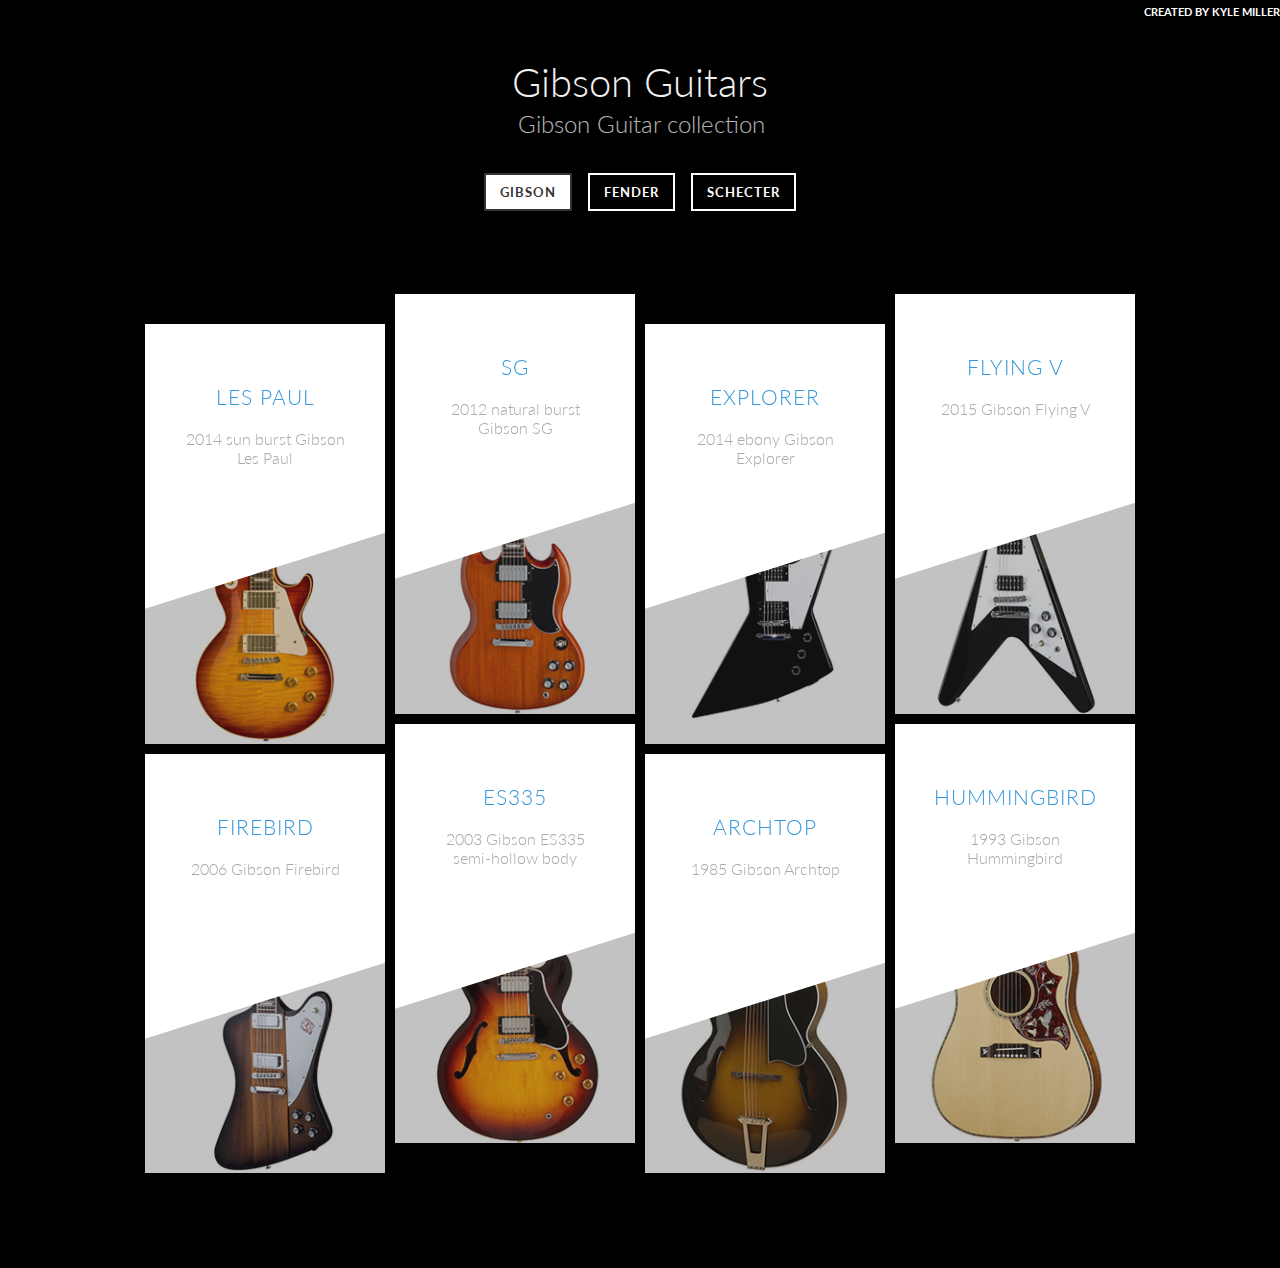
<file: guitar/main/index.html>
<!DOCTYPE html>
<html lang="en" class="demo-1 no-js">
	<head>
		<meta charset="UTF-8" />
		<meta http-equiv="X-UA-Compatible" content="IE=edge"> 
		<meta name="viewport" content="width=device-width, initial-scale=1"> 
		<title>Gibson Guitars</title>
		<meta name="description" content="Hover Effects with animated SVG Shapes using Snap.svg" />
		<meta name="keywords" content="animated svg, hover effect, grid, svg shape html, " />
		<meta name="author" content="Codrops" />
		<link rel="shortcut icon" href="../favicon.ico">
		<link rel="stylesheet" type="text/css" href="css/normalize.css" />
		<link rel="stylesheet" type="text/css" href="css/demo.css" />
		<link rel="stylesheet" type="text/css" href="css/component.css" />
		<script src="js/snap.svg-min.js"></script>
		<script src="https://ajax.googleapis.com/ajax/libs/jquery/1.11.3/jquery.min.js"></script>
		
		<!--[if IE]>
  		<script src="http://html5shiv.googlecode.com/svn/trunk/html5.js"></script>
		<![endif]-->
	</head>
	<body>
		<div class="container">
			<!-- Top Navigation -->
			<div class="codrops-top clearfix">
				
				<span class="right">Created by Kyle Miller</span>
			</div>
			<header class="codrops-header">
				<h1><a href= "http://www.gibson.com">Gibson Guitars</a><span>Gibson Guitar collection</span></h1>	
				<nav class="codrops-demos">
					<a class="current-demo" href="index.html">Gibson</a>
					<a href="index2.html">Fender</a>
					<a href="index3.html">Schecter</a>
				</nav>
			</header>
			<section id="grid" class="grid clearfix">
				<a href="#" data-path-hover="m 180,34.57627 -180,0 L 0,0 180,0 z">
					<figure>
						<img src="img/gibson/lespaul.jpg" />
						<svg viewBox="0 0 180 320" preserveAspectRatio="none"><path d="M 180,160 0,218 0,0 180,0 z"/></svg>
						<figcaption>
							<h2>Les Paul</h2>
							<p>2014 sun burst Gibson Les Paul</p>
							<button id = "code"class="btn btn-primary btn-lg">View</button>
							<!--onClick="location.href='img/gibson/lespaul.jpg'" -->
						</figcaption>
					</figure>
				</a>
				<a href="#" data-path-hover="m 180,34.57627 -180,0 L 0,0 180,0 z">
					<figure>
						<img src="img/gibson/sg.jpg" />
						<svg viewBox="0 0 180 320" preserveAspectRatio="none"><path d="M 180,160 0,218 0,0 180,0 z"/></svg>
						<figcaption>
							<h2>SG</h2>
							<p>2012 natural burst Gibson SG</p>
							<button>View</button>
						</figcaption>
					</figure>
				</a>
				<a href="#" data-path-hover="m 180,34.57627 -180,0 L 0,0 180,0 z">
					<figure>
						<img src="img/gibson/explorer.jpg" />
						<svg viewBox="0 0 180 320" preserveAspectRatio="none"><path d="M 180,160 0,218 0,0 180,0 z"/></svg>
						<figcaption>
							<h2>Explorer</h2>
							<p>2014 ebony Gibson Explorer</p>
							<button>View</button>
						</figcaption>
					</figure>
				</a>
				<a href="#" data-path-hover="m 180,34.57627 -180,0 L 0,0 180,0 z">
					<figure>
						<img src="img/gibson/flyingv.jpg" />
						<svg viewBox="0 0 180 320" preserveAspectRatio="none"><path d="M 180,160 0,218 0,0 180,0 z"/></svg>
						<figcaption>
							<h2>Flying V</h2>
							<p>2015 Gibson Flying V</p>
							<button>View</button>
						</figcaption>
					</figure>
				</a>
				<a href="#" data-path-hover="m 180,34.57627 -180,0 L 0,0 180,0 z">
					<figure>
						<img src="img/gibson/firebird.jpg" />
						<svg viewBox="0 0 180 320" preserveAspectRatio="none"><path d="M 180,160 0,218 0,0 180,0 z"/></svg>
						<figcaption>
							<h2>Firebird</h2>
							<p>2006 Gibson Firebird</p>
							<button>View</button>
						</figcaption>
					</figure>
				</a>
				<a href="#" data-path-hover="m 180,34.57627 -180,0 L 0,0 180,0 z">
					<figure>
						<img src="img/gibson/es335.jpg" />
						<svg viewBox="0 0 180 320" preserveAspectRatio="none"><path d="M 180,160 0,218 0,0 180,0 z"/></svg>
						<figcaption>
							<h2>ES335</h2>
							<p>2003 Gibson ES335 semi-hollow body</p>
							<button>View</button>
						</figcaption>
					</figure>
				</a>
				<a href="#" data-path-hover="m 180,34.57627 -180,0 L 0,0 180,0 z">
					<figure>
						<img src="img/gibson/archtop.jpg" />
						<svg viewBox="0 0 180 320" preserveAspectRatio="none"><path d="M 180,160 0,218 0,0 180,0 z"/></svg>
						<figcaption>
							<h2>Archtop</h2>
							<p>1985 Gibson Archtop</p>
							<button>View</button>
						</figcaption>
					</figure>
				</a>
				<a href="#" data-path-hover="m 180,34.57627 -180,0 L 0,0 180,0 z">
					<figure>
						<img src="img/gibson/hummingbird.jpg" />
						<svg viewBox="0 0 180 320" preserveAspectRatio="none"><path d="M 180,160 0,218 0,0 180,0 z"/></svg>
						<figcaption>
							<h2>Hummingbird</h2>
							<p>1993 Gibson Hummingbird</p>
							<button>View</button>
						</figcaption>
					</figure>
				</a>
			</section>
			<!--
			<section class="related">
				<p>If you enjoyed these effects you might also like:</p>
				<div><a href="http://tympanus.net/Tutorials/CaptionHoverEffects/"><h4>Caption Hover Effects</h4></a></div>
				<div><a href="http://tympanus.net/Development/AnimatedSVGIcons/"><h4>Animated SVG Icons</h4></a></div>
			</section> -->
		</div><!-- /container -->
		<script>
			(function() {
	
				function init() {
					var speed = 250,
						easing = mina.easeinout;

					[].slice.call ( document.querySelectorAll( '#grid > a' ) ).forEach( function( el ) {
						var s = Snap( el.querySelector( 'svg' ) ), path = s.select( 'path' ),
							pathConfig = {
								from : path.attr( 'd' ),
								to : el.getAttribute( 'data-path-hover' )
							};

						el.addEventListener( 'mouseenter', function() {
							path.animate( { 'path' : pathConfig.to }, speed, easing );
						} );

						el.addEventListener( 'mouseleave', function() {
							path.animate( { 'path' : pathConfig.from }, speed, easing );
						} );
					} );
				}

				init();

			})();
		</script>
		<script>
		$('#code').click(function(){
window.open("img/gibson/lespaul.jpg");
});
</script>
	</body>
</html>
</file>
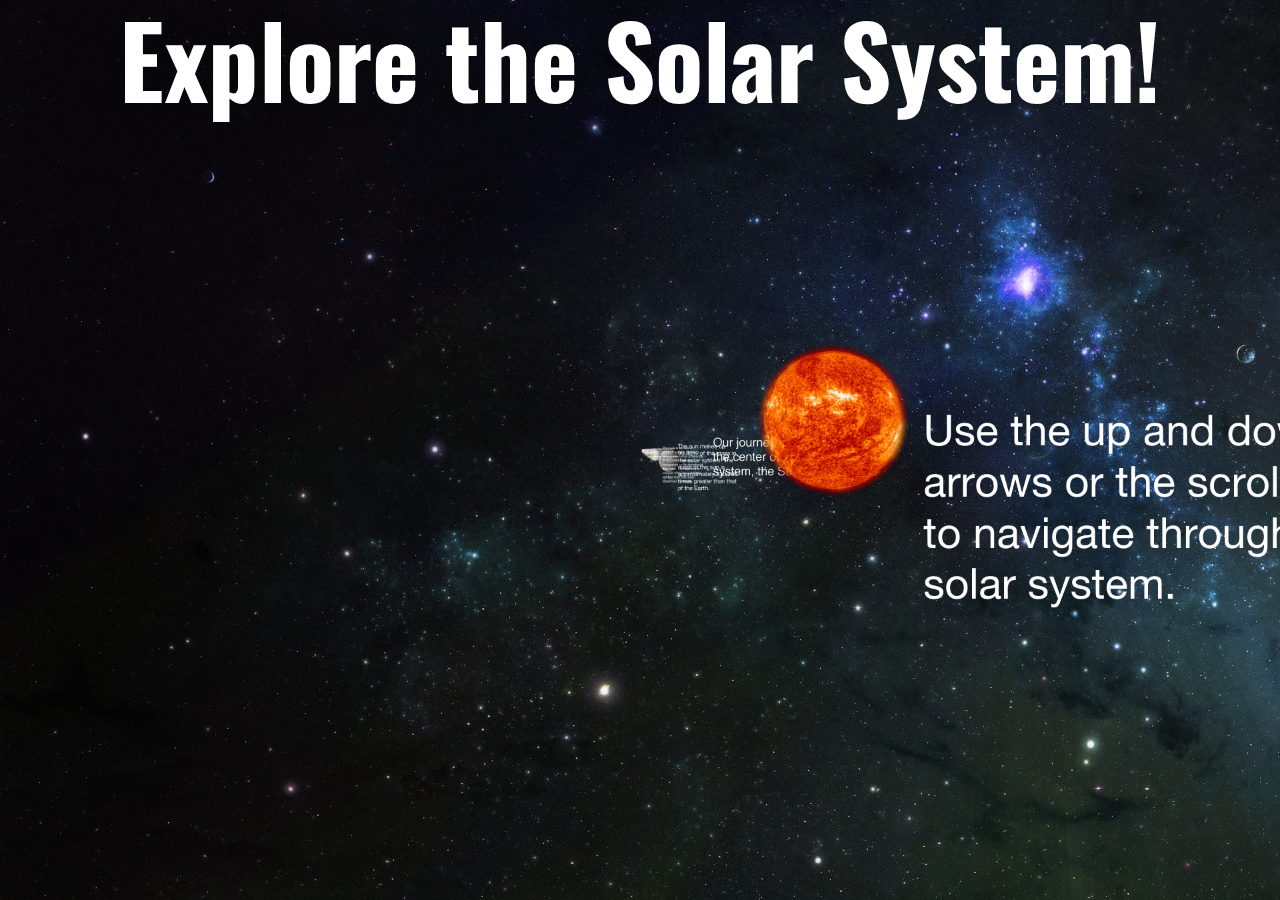
<file: space/Home.html>
<!DOCTYPE html>
<html> 

	<head>

	<script type="text/javascript">
//<![CDATA[
try{if (!window.CloudFlare) {var CloudFlare=[{verbose:0,p:1447350487,byc:0,owlid:"cf",bag2:1,mirage2:0,oracle:0,paths:{cloudflare:"/cdn-cgi/nexp/dok3v=1613a3a185/"},atok:"af62edbe69bf46aa1299f912b68ce3e1",petok:"ce76411311f4c4cb4f49c8635acacdc79a027181-1447795306-1800",zone:"clicktorelease.com",rocket:"0",apps:{"ga_key":{"ua":"UA-625393-26","ga_bs":"2"},"abetterbrowser":{"ie":"7"}},sha2test:0}];!function(a,b){a=document.createElement("script"),b=document.getElementsByTagName("script")[0],a.async=!0,a.src="//ajax.cloudflare.com/cdn-cgi/nexp/dok3v=247a80cdfa/cloudflare.min.js",b.parentNode.insertBefore(a,b)}()}}catch(e){};
//]]>
</script>
	
	
	<script type="text/javascript">
/* <![CDATA[ */
var _gaq = _gaq || [];
_gaq.push(['_setAccount', 'UA-625393-26']);
_gaq.push(['_trackPageview']);

(function() {
var ga = document.createElement('script'); ga.type = 'text/javascript'; ga.async = true;
ga.src = ('https:' == document.location.protocol ? 'https://ssl' : 'http://www') + '.google-analytics.com/ga.js';
var s = document.getElementsByTagName('script')[0]; s.parentNode.insertBefore(ga, s);
})(); 

(function(b){(function(a){"__CF"in b&&"DJS"in b.__CF?b.__CF.DJS.push(a):"addEventListener"in b?b.addEventListener("load",a,!1):b.attachEvent("onload",a)})(function(){"FB"in b&&"Event"in FB&&"subscribe"in FB.Event&&(FB.Event.subscribe("edge.create",function(a){_gaq.push(["_trackSocial","facebook","like",a])}),FB.Event.subscribe("edge.remove",function(a){_gaq.push(["_trackSocial","facebook","unlike",a])}),FB.Event.subscribe("message.send",function(a){_gaq.push(["_trackSocial","facebook","send",a])}));"twttr"in b&&"events"in twttr&&"bind"in twttr.events&&twttr.events.bind("tweet",function(a){if(a){var b;if(a.target&&a.target.nodeName=="IFRAME")a:{if(a=a.target.src){a=a.split("#")[0].match(/[^?=&]+=([^&]*)?/g);b=0;for(var c;c=a[b];++b)if(c.indexOf("url")===0){b=unescape(c.split("=")[1]);break a}}b=void 0}_gaq.push(["_trackSocial","twitter","tweet",b])}})})})(window);
/* ]]> */
</script>

<title>Explore the Solar System!</title>

<link href='https://fonts.googleapis.com/css?family=Oswald' rel='stylesheet' type='text/css'>
<link rel="stylesheet" type="text/css" href="planets.css">
<link rel="stylesheet" type="text/css" href="type.css">

</head>

	<body>
		
	<div id="viewport" >
	
			<h1>Explore the Solar System!</h1>
			
		<div id="world" >
		
			
		</div>

	</div>
		<script src="type.js"> </script>
		<script src="app.js"> </script>
		

	

	</body>

</html>
</file>
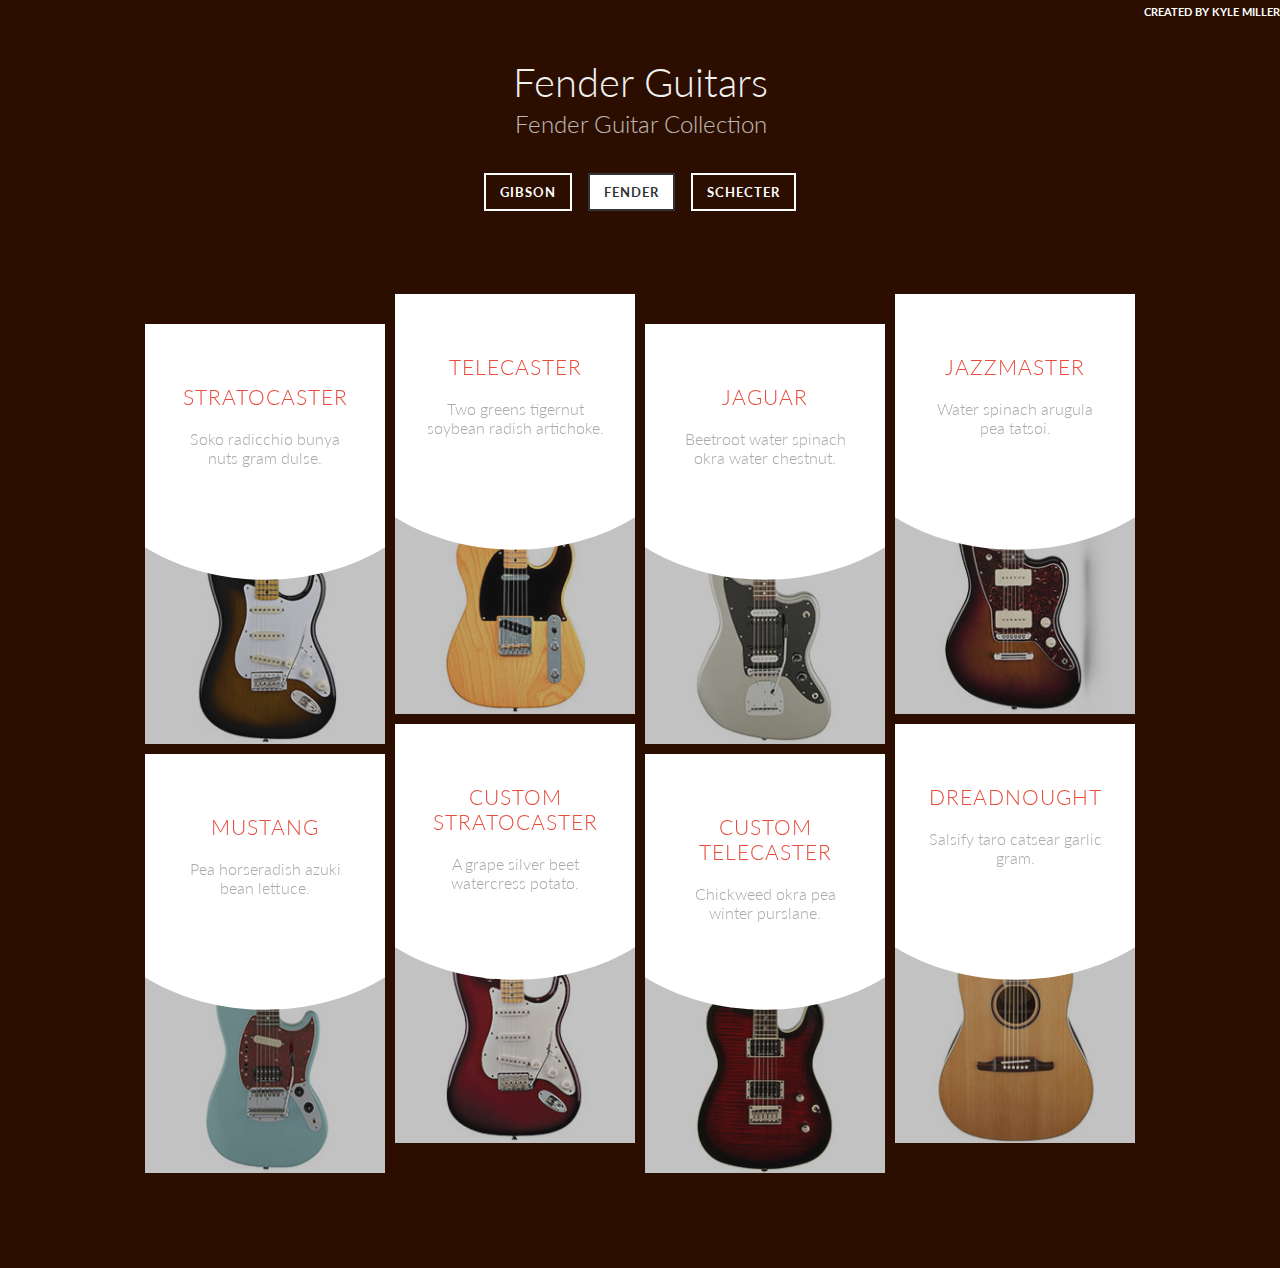
<file: guitar/main/index2.html>
<!DOCTYPE html>
<html lang="en" class="demo-2 no-js">
	<head>
		<meta charset="UTF-8" />
		<meta http-equiv="X-UA-Compatible" content="IE=edge"> 
		<meta name="viewport" content="width=device-width, initial-scale=1"> 
		<title>Fender Guitars</title>
		<meta name="description" content="Hover Effects with animated SVG Shapes using Snap.svg" />
		<meta name="keywords" content="animated svg, hover effect, grid, svg shape html, " />
		<meta name="author" content="Codrops" />
		<link rel="shortcut icon" href="../favicon.ico">
		<link rel="stylesheet" type="text/css" href="css/normalize.css" />
		<link rel="stylesheet" type="text/css" href="css/demo.css" />
		<link rel="stylesheet" type="text/css" href="css/component.css" />
		<script src="js/snap.svg-min.js"></script>
		<!--[if IE]>
  		<script src="http://html5shiv.googlecode.com/svn/trunk/html5.js"></script>
		<![endif]-->
	</head>
	<body>
		<div class="container">
			<!-- Top Navigation -->
			<div class="codrops-top clearfix">
				
				<span class="right">created by Kyle Miller</span>
			</div>
			<header class="codrops-header">
				<h1><a href= "http://www.fender.com">Fender Guitars</a><span>Fender Guitar Collection</span></h1>
				<nav class="codrops-demos">
					<a href="index.html">Gibson</a>
					<a class="current-demo" href="index2.html">Fender</a>
					<a href="index3.html">Schecter</a>
				</nav>
			</header>
			<section id="grid" class="grid clearfix">
				<a href="#" data-path-hover="m 0,0 0,47.7775 c 24.580441,3.12569 55.897012,-8.199417 90,-8.199417 34.10299,0 65.41956,11.325107 90,8.199417 L 180,0 z">
					<figure>
						<img src="img/strat/strato.jpg" />
						<svg viewBox="0 0 180 320" preserveAspectRatio="none"><path d="m 0,0 0,171.14385 c 24.580441,15.47138 55.897012,24.75772 90,24.75772 34.10299,0 65.41956,-9.28634 90,-24.75772 L 180,0 0,0 z"/></svg>
						<figcaption>
							<h2>Stratocaster</h2>
							<p>Soko radicchio bunya nuts gram dulse.</p>
							<button>View</button>
						</figcaption>
					</figure>
				</a>
				<a href="#" data-path-hover="m 0,0 0,47.7775 c 24.580441,3.12569 55.897012,-8.199417 90,-8.199417 34.10299,0 65.41956,11.325107 90,8.199417 L 180,0 z">
					<figure>
						<img src="img/strat/tele.jpg" />
						<svg viewBox="0 0 180 320" preserveAspectRatio="none"><path d="m 0,0 0,171.14385 c 24.580441,15.47138 55.897012,24.75772 90,24.75772 34.10299,0 65.41956,-9.28634 90,-24.75772 L 180,0 0,0 z"/></svg>
						<figcaption>
							<h2>Telecaster</h2>
							<p>Two greens tigernut soybean radish artichoke.</p>
							<button>View</button>
						</figcaption>
					</figure>
				</a>
				<a href="#" data-path-hover="m 0,0 0,47.7775 c 24.580441,3.12569 55.897012,-8.199417 90,-8.199417 34.10299,0 65.41956,11.325107 90,8.199417 L 180,0 z">
					<figure>
						<img src="img/strat/jaguar.jpg" />
						<svg viewBox="0 0 180 320" preserveAspectRatio="none"><path d="m 0,0 0,171.14385 c 24.580441,15.47138 55.897012,24.75772 90,24.75772 34.10299,0 65.41956,-9.28634 90,-24.75772 L 180,0 0,0 z"/></svg>
						<figcaption>
							<h2>Jaguar</h2>
							<p>Beetroot water spinach okra water chestnut.</p>
							<button>View</button>
						</figcaption>
					</figure>
				</a>
				<a href="#" data-path-hover="m 0,0 0,47.7775 c 24.580441,3.12569 55.897012,-8.199417 90,-8.199417 34.10299,0 65.41956,11.325107 90,8.199417 L 180,0 z">
					<figure>
						<img src="img/strat/jazzmaster.jpg" />
						<svg viewBox="0 0 180 320" preserveAspectRatio="none"><path d="m 0,0 0,171.14385 c 24.580441,15.47138 55.897012,24.75772 90,24.75772 34.10299,0 65.41956,-9.28634 90,-24.75772 L 180,0 0,0 z"/></svg>
						<figcaption>
							<h2>Jazzmaster</h2>
							<p>Water spinach arugula pea tatsoi.</p>
							<button>View</button>
						</figcaption>
					</figure>
				</a>
				<a href="#" data-path-hover="m 0,0 0,47.7775 c 24.580441,3.12569 55.897012,-8.199417 90,-8.199417 34.10299,0 65.41956,11.325107 90,8.199417 L 180,0 z">
					<figure>
						<img src="img/strat/mustang.jpg" />
						<svg viewBox="0 0 180 320" preserveAspectRatio="none"><path d="m 0,0 0,171.14385 c 24.580441,15.47138 55.897012,24.75772 90,24.75772 34.10299,0 65.41956,-9.28634 90,-24.75772 L 180,0 0,0 z"/></svg>
						<figcaption>
							<h2>Mustang</h2>
							<p>Pea horseradish azuki bean lettuce.</p>
							<button>View</button>
						</figcaption>
					</figure>
				</a>
				<a href="#" data-path-hover="m 0,0 0,47.7775 c 24.580441,3.12569 55.897012,-8.199417 90,-8.199417 34.10299,0 65.41956,11.325107 90,8.199417 L 180,0 z">
					<figure>
						<img src="img/strat/customstrat.jpg" />
						<svg viewBox="0 0 180 320" preserveAspectRatio="none"><path d="m 0,0 0,171.14385 c 24.580441,15.47138 55.897012,24.75772 90,24.75772 34.10299,0 65.41956,-9.28634 90,-24.75772 L 180,0 0,0 z"/></svg>
						<figcaption>
							<h2>Custom Stratocaster</h2>
							<p>A grape silver beet watercress potato.</p>
							<button>View</button>
						</figcaption>
					</figure>
				</a>
				<a href="#" data-path-hover="m 0,0 0,47.7775 c 24.580441,3.12569 55.897012,-8.199417 90,-8.199417 34.10299,0 65.41956,11.325107 90,8.199417 L 180,0 z">
					<figure>
						<img src="img/strat/customtele.jpg" />
						<svg viewBox="0 0 180 320" preserveAspectRatio="none"><path d="m 0,0 0,171.14385 c 24.580441,15.47138 55.897012,24.75772 90,24.75772 34.10299,0 65.41956,-9.28634 90,-24.75772 L 180,0 0,0 z"/></svg>
						<figcaption>
							<h2>Custom Telecaster</h2>
							<p>Chickweed okra pea winter purslane.</p>
							<button>View</button>
						</figcaption>
					</figure>
				</a>
				<a href="#" data-path-hover="m 0,0 0,47.7775 c 24.580441,3.12569 55.897012,-8.199417 90,-8.199417 34.10299,0 65.41956,11.325107 90,8.199417 L 180,0 z">
					<figure>
						<img src="img/strat/dread.jpg" />
						<svg viewBox="0 0 180 320" preserveAspectRatio="none"><path d="m 0,0 0,171.14385 c 24.580441,15.47138 55.897012,24.75772 90,24.75772 34.10299,0 65.41956,-9.28634 90,-24.75772 L 180,0 0,0 z"/></svg>
						<figcaption>
							<h2>Dreadnought</h2>
							<p>Salsify taro catsear garlic gram.</p>
							<button>View</button>
						</figcaption>
					</figure>
				</a>
			</section>
			<!--<section class="related">
				<p>If you enjoyed these effects you might also like:</p>
				<div><a href="http://tympanus.net/Tutorials/CaptionHoverEffects/"><h4>Caption Hover Effects</h4></a></div>
				<div><a href="http://tympanus.net/Development/AnimatedSVGIcons/"><h4>Animated SVG Icons</h4></a></div>
			</section> 
		</div><!-- /container -->
		<script>
			(function() {
	
				function init() {
					var speed = 330,
						easing = mina.backout;

					[].slice.call ( document.querySelectorAll( '#grid > a' ) ).forEach( function( el ) {
						var s = Snap( el.querySelector( 'svg' ) ), path = s.select( 'path' ),
							pathConfig = {
								from : path.attr( 'd' ),
								to : el.getAttribute( 'data-path-hover' )
							};

						el.addEventListener( 'mouseenter', function() {
							path.animate( { 'path' : pathConfig.to }, speed, easing );
						} );

						el.addEventListener( 'mouseleave', function() {
							path.animate( { 'path' : pathConfig.from }, speed, easing );
						} );
					} );
				}

				init();

			})();
		</script>
	</body>
</html>
</file>
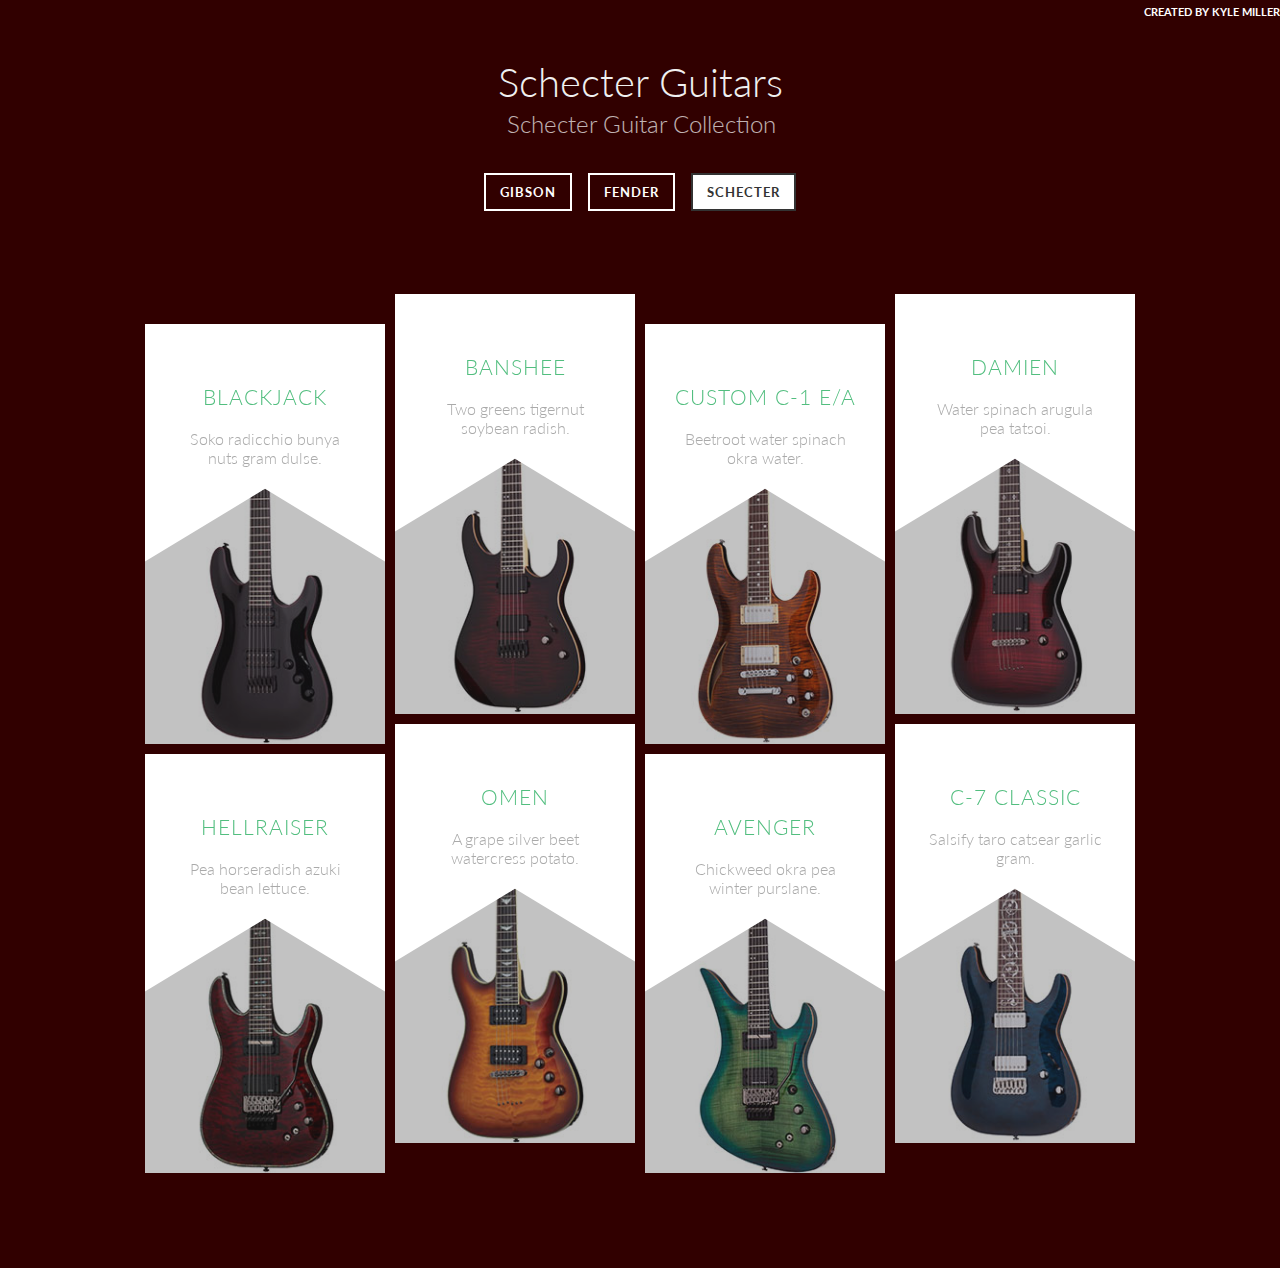
<file: guitar/main/index3.html>
<!DOCTYPE html>
<html lang="en" class="demo-3 no-js">
	<head>
		<meta charset="UTF-8" />
		<meta http-equiv="X-UA-Compatible" content="IE=edge"> 
		<meta name="viewport" content="width=device-width, initial-scale=1"> 
		<title>Schecter Guitars</title>
		<meta name="description" content="Hover Effects with animated SVG Shapes using Snap.svg" />
		<meta name="keywords" content="animated svg, hover effect, grid, svg shape html, " />
		<meta name="author" content="Codrops" />
		<link rel="shortcut icon" href="../favicon.ico">
		<link rel="stylesheet" type="text/css" href="css/normalize.css" />
		<link rel="stylesheet" type="text/css" href="css/demo.css" />
		<link rel="stylesheet" type="text/css" href="css/component.css" />
		<script src="js/snap.svg-min.js"></script>
		
		<!--[if IE]>
  		<script src="http://html5shiv.googlecode.com/svn/trunk/html5.js"></script>
		<![endif]-->
	</head>
	<body>
		<div class="container">
			<!-- Top Navigation -->
			<div class="codrops-top clearfix">
				
				<span class="right">Created by Kyle Miller</span>
			</div>
			<header class="codrops-header">
				<h1><a href= "http://www.schecterguitars.com/">Schecter Guitars</a><span>Schecter Guitar Collection</span></h1>
				<nav class="codrops-demos">
					<a href="index.html">Gibson</a>
					<a href="index2.html">Fender</a>
					<a class="current-demo" href="index3.html">Schecter</a>
				</nav>
			</header>
			<section id="grid" class="grid clearfix">
				<a href="#" data-path-hover="M 0,0 0,38 90,58 180.5,38 180,0 z">
					<figure>
						<img src="img/schecter/blackjack.jpg" />
						<svg viewBox="0 0 180 320" preserveAspectRatio="none"><path d="M 0 0 L 0 182 L 90 126.5 L 180 182 L 180 0 L 0 0 z "/></svg>
						<figcaption>
							<h2>Blackjack</h2>
							<p>Soko radicchio bunya nuts gram dulse.</p>
							<button>View</button>
						</figcaption>
					</figure>
				</a>
				<a href="#" data-path-hover="M 0,0 0,38 90,58 180.5,38 180,0 z">
					<figure>
						<img src="img/schecter/banshee.jpg" />
						<svg viewBox="0 0 180 320" preserveAspectRatio="none"><path d="M 0 0 L 0 182 L 90 126.5 L 180 182 L 180 0 L 0 0 z "/></svg>
						<figcaption>
							<h2>Banshee</h2>
							<p>Two greens tigernut soybean radish.</p>
							<button>View</button>
						</figcaption>
					</figure>
				</a>
				<a href="#" data-path-hover="M 0,0 0,38 90,58 180.5,38 180,0 z">
					<figure>
						<img src="img/schecter/custom.jpg" />
						<svg viewBox="0 0 180 320" preserveAspectRatio="none"><path d="M 0 0 L 0 182 L 90 126.5 L 180 182 L 180 0 L 0 0 z "/></svg>
						<figcaption>
							<h2>Custom C-1 E/A</h2>
							<p>Beetroot water spinach okra water.</p>
							<button>View</button>
						</figcaption>
					</figure>
				</a>
				<a href="#" data-path-hover="M 0,0 0,38 90,58 180.5,38 180,0 z">
					<figure>
						<img src="img/schecter/damien.jpg" />
						<svg viewBox="0 0 180 320" preserveAspectRatio="none"><path d="M 0 0 L 0 182 L 90 126.5 L 180 182 L 180 0 L 0 0 z "/></svg>
						<figcaption>
							<h2>Damien</h2>
							<p>Water spinach arugula pea tatsoi.</p>
							<button>View</button>
						</figcaption>
					</figure>
				</a>
				<a href="#" data-path-hover="M 0,0 0,38 90,58 180.5,38 180,0 z">
					<figure>
						<img src="img/schecter/hellraiser.jpg" />
						<svg viewBox="0 0 180 320" preserveAspectRatio="none"><path d="M 0 0 L 0 182 L 90 126.5 L 180 182 L 180 0 L 0 0 z "/></svg>
						<figcaption>
							<h2>Hellraiser</h2>
							<p>Pea horseradish azuki bean lettuce.</p>
							<button>View</button>
						</figcaption>
					</figure>
				</a>
				<a href="#" data-path-hover="M 0,0 0,38 90,58 180.5,38 180,0 z">
					<figure>
						<img src="img/schecter/omen.jpg" />
						<svg viewBox="0 0 180 320" preserveAspectRatio="none"><path d="M 0 0 L 0 182 L 90 126.5 L 180 182 L 180 0 L 0 0 z "/></svg>
						<figcaption>
							<h2>Omen</h2>
							<p>A grape silver beet watercress potato.</p>
							<button>View</button>
						</figcaption>
					</figure>
				</a>
				<a href="#" data-path-hover="M 0,0 0,38 90,58 180.5,38 180,0 z">
					<figure>
						<img src="img/schecter/avenger.jpg" />
						<svg viewBox="0 0 180 320" preserveAspectRatio="none"><path d="M 0 0 L 0 182 L 90 126.5 L 180 182 L 180 0 L 0 0 z "/></svg>
						<figcaption>
							<h2>Avenger</h2>
							<p>Chickweed okra pea winter purslane.</p>
							<button>View</button>
						</figcaption>
					</figure>
				</a>
				<a href="#" data-path-hover="M 0,0 0,38 90,58 180.5,38 180,0 z">
					<figure>
						<img src="img/schecter/c7.jpg" />
						<svg viewBox="0 0 180 320" preserveAspectRatio="none"><path d="M 0 0 L 0 182 L 90 126.5 L 180 182 L 180 0 L 0 0 z "/></svg>
						<figcaption>
							<h2>C-7 Classic</h2>
							<p>Salsify taro catsear garlic gram.</p>
							<button>View</button>
						</figcaption>
					</figure>
				</a>
			</section>
			<!--
			<section class="related">
				<p>If you enjoyed these effects you might also like:</p>
				<div><a href="http://tympanus.net/Tutorials/CaptionHoverEffects/"><h4>Caption Hover Effects</h4></a></div>
				<div><a href="http://tympanus.net/Development/AnimatedSVGIcons/"><h4>Animated SVG Icons</h4></a></div>
			</section> -->
		</div><!-- /container -->
		<script>
			(function() {
	
				function init() {
					var speed = 300,
						easing = mina.backout;

					[].slice.call ( document.querySelectorAll( '#grid > a' ) ).forEach( function( el ) {
						var s = Snap( el.querySelector( 'svg' ) ), path = s.select( 'path' ),
							pathConfig = {
								from : path.attr( 'd' ),
								to : el.getAttribute( 'data-path-hover' )
							};

						el.addEventListener( 'mouseenter', function() {
							path.animate( { 'path' : pathConfig.to }, speed, easing );
						} );

						el.addEventListener( 'mouseleave', function() {
							path.animate( { 'path' : pathConfig.from }, speed, easing );
						} );
					} );
				}

				init();

			})();
		</script>
	</body>
</html>
</file>
<file: guitar/main/css/demo.css>
@import url(http://fonts.googleapis.com/css?family=Lato:300,400,700);
@font-face {
	font-weight: normal;
	font-style: normal;
	font-family: 'codropsicons';
	src:url('../fonts/codropsicons/codropsicons.eot');
	src:url('../fonts/codropsicons/codropsicons.eot?#iefix') format('embedded-opentype'),
		url('../fonts/codropsicons/codropsicons.woff') format('woff'),
		url('../fonts/codropsicons/codropsicons.ttf') format('truetype'),
		url('../fonts/codropsicons/codropsicons.svg#codropsicons') format('svg');
}

*, *:after, *:before { -webkit-box-sizing: border-box; -moz-box-sizing: border-box; box-sizing: border-box; }

body {
	background: #000000;
	color: #fff;
	font-weight: 400;
	font-size: 1em;
	font-family: 'Lato', Arial, sans-serif;
}

a, button {
	outline: none;
}

a {
	color: #f0f0f0;
	text-decoration: none;
}

a:hover, a:focus {
	color: #333;
}

.clearfix:before,
.clearfix:after {
	content: " ";
	display: table;
}
 
.clearfix:after {
	clear: both;
}

.codrops-header {
	margin: 0 auto;
	padding: 2em;
	text-align: center;
}

.codrops-header h1 {
	margin: 0;
	font-weight: 300;
	font-size: 2.5em;
	line-height: 1.3;
}

.codrops-header h1 span {
	display: block;
	padding: 0 0 0.6em 0.1em;
	font-size: 60%;
	opacity: 0.7;
}

/* To Navigation Style */
.codrops-top {
	width: 100%;
	text-transform: uppercase;
	font-weight: 700;
	font-size: 0.69em;
	line-height: 2.2;
}

.codrops-top a {
	display: inline-block;
	padding: 0 1em;
	text-decoration: none;
	letter-spacing: 1px;
}

.codrops-top span.right {
	float: right;
}

.codrops-top span.right a {
	display: block;
	float: left;
}

.codrops-icon:before {
	margin: 0 4px;
	text-transform: none;
	font-weight: normal;
	font-style: normal;
	font-variant: normal;
	font-family: 'codropsicons';
	line-height: 1;
	speak: none;
	-webkit-font-smoothing: antialiased;
}

.codrops-icon-drop:before {
	content: "\e001";
}

.codrops-icon-prev:before {
	content: "\e004";
}

/* Demo Buttons Style */
.codrops-demos {
	padding-top: 1em;
	font-size: 0.8em;
}

.codrops-demos a {
	display: inline-block;
	margin: 0.5em;
	padding: 0.7em 1.1em;
	outline: none;
	border: 2px solid #fff;
	color: #fff;
	text-decoration: none;
	text-transform: uppercase;
	letter-spacing: 1px;
	font-weight: 700;
}

.codrops-demos a:hover,
.codrops-demos a.current-demo,
.codrops-demos a.current-demo:hover {
	border-color: #333;
	color: #333;
	
}
.current-demo{
	background-color: #ffffff;
	
}

.related {
	text-align: center;
	font-size: 1.5em;
}

@media screen and (max-width: 25em) {

	.codrops-icon span {
		display: none;
	}

}
</file>
<file: guitar/main/css/component.css>
/* Common style */
.grid {
	margin: 40px auto 120px;
	max-width: 1000px;
	width: 90%;
}

.grid a {
	float: left;
	max-width: 250px;
	width: 25%;
	color: #333;
}

.grid a:nth-child(odd) {
	margin: 30px 0 -30px 0;
}

.grid figure {
	position: relative;
	overflow: hidden;
	margin: 5px;
	background: #333;
}

.grid figure img {
	position: relative;
	display: block;
	width: 100%;
	opacity: 0.7;
	-webkit-transition: opacity 0.3s;
	transition: opacity 0.3s;
}

.grid figcaption {
	position: absolute;
	top: 0;
	z-index: 11;
	padding: 10px;
	width: 100%;
	height: 100%;
	text-align: center;
}

.grid figcaption h2 {
	margin: 0 0 20px 0;
	color: #3498db;
	text-transform: uppercase;
	letter-spacing: 1px;
	font-weight: 300;
	font-size: 130%;
	-webkit-transition: -webkit-transform 0.3s;
	transition: transform 0.3s;
}

.grid figcaption p {
	padding: 0 20px;
	color: #aaa;
	font-weight: 300;
	-webkit-transition: opacity 0.3s, -webkit-transform 0.3s;
	transition: opacity 0.3s, transform 0.3s;
}

.grid figcaption h2,
.grid figcaption p {
	-webkit-transform: translateY(50px);
	transform: translateY(50px);
}

.grid figure button {
	position: absolute;
	padding: 4px 20px;
	border: none;
	text-transform: uppercase;
	letter-spacing: 1px;
	font-weight: bold;
	-webkit-transition: opacity 0.3s, -webkit-transform 0.3s;
	transition: opacity 0.3s, transform 0.3s;
}

.grid figcaption,
.grid figcaption h2,
.grid figcaption p,
.grid figure button {
	-webkit-backface-visibility: hidden;
	backface-visibility: hidden;
}

/* Style for SVG */
.grid svg {
	position: absolute;
	top: -1px; /* fixes rendering issue in FF */
	z-index: 10;
	width: 100%;
	height: 100%;
}

.grid svg path {
	fill: #fff;
}

/* Hover effects */
.grid a:hover figure img {
	opacity: 1;
}

.grid a:hover figcaption h2,
.grid a:hover figcaption p {
	-webkit-transform: translateY(0);
	transform: translateY(0);
}

.grid a:hover figcaption p {
	opacity: 0;
}

/* Individual styles */
.demo-1 body {
	background: #000000;
}

.demo-1 .grid figure button,
.demo-3 .grid figure button {
	top: 50%;
	left: 50%;
	border: 3px solid #fff;
	background: transparent;
	color: #fff;
	opacity: 0;
	-webkit-transform: translateY(-50%) translateX(-50%) scale(0.25);
	transform: translateY(-50%) translateX(-50%) scale(0.25);
}

.demo-1 .grid a:hover figure button,
.demo-3 .grid a:hover figure button {
	opacity: 1;
	-webkit-transform: translateY(-50%) translateX(-50%) scale(1);
	transform: translateY(-50%) translateX(-50%) scale(1);
}

.demo-2 body {
	background: #2B0E00;
}

.demo-2 .grid figcaption h2 {
	color: #e74c3c;
}

.demo-2 .grid figcaption p {
	-webkit-transition-delay: 0.05s;
	transition-delay: 0.05s;
}

.demo-2 .grid figure button {
	bottom: 0;
	left: 0;
	padding: 15px;
	width: 100%;
	background: #fff;
	color: #333;
	font-weight: 300;
	-webkit-transform: translateY(100%);
	transform: translateY(100%);
}

.demo-2 .grid a:hover figure button {
	-webkit-transition-timing-function: ease-out;
	transition-timing-function: ease-out;
	-webkit-transform: translateY(0);
	transform: translateY(0);
}

.demo-2 .grid figcaption h2, 
.demo-2 .grid figcaption p,
.demo-3 .grid figcaption h2,
.demo-3 .grid figcaption p {
	-webkit-transition-timing-function: cubic-bezier(0.250, 0.250, 0.115, 1); /* older webkit */
	-webkit-transition-timing-function: cubic-bezier(0.250, 0.250, 0.115, 1.445);
	timing-function: cubic-bezier(0.250, 0.250, 0.115, 1.445);
}

.demo-2 .grid a:hover figcaption p,
.demo-3 .grid a:hover figcaption p {
	-webkit-transition-delay: 0s;
	transition-delay: 0s;
	-webkit-transition-duration: 0.1s;
	transition-duration: 0.1s;
}

.demo-3 body {
	background: #310000;
}

.demo-3 .grid figcaption h2 {
	color: #52be7f;
}

.demo-3 .grid a:hover figcaption h2 {
	-webkit-transform: translateY(5px);
	transform: translateY(5px);
}

/* Media Queries */
/* Let's redefine the width of each anchor and the margins */

@media screen and (max-width: 58em) {
	.grid a {
		width: 33.333%;
	}

	.grid a:nth-child(odd) {
		margin: 0;
	}

	.grid a:nth-child(3n-1) {
		margin: 30px 0 -30px 0;
	}
}

@media screen and (max-width: 45em) {
	.grid {
		max-width: 500px;
	}

	.grid a {
		width: 50%;
	}

	.grid a:nth-child(3n-1) {
		margin: 0;
	}

	.grid a:nth-child(even) {
		margin: 30px 0 -30px 0;
	}


	.grid figcaption h2 {
		margin-bottom: 0px;
		-webkit-transform: translateY(30px);
		transform: translateY(30px);
	}

	.grid figcaption p {
		margin: 0;
		padding: 0 10px;
	}
}

@media screen and (max-width: 27em) {
	.grid {
		max-width: 250px;
	}

	.grid a {
		width: 100%;
	}

	.grid a:nth-child(even) {
		margin: 0;
	}
}
</file>
<file: space/planets.css>
*{ 

		box-sizing: border-box; 

		margin: 0; 

		padding: 0 

	}

	body {

		color: #ffffff;
		background-color: #000000;
		text-shadow: 0 -1px 0 rgba( 0, 0, 0, .6 );

		font-family: 'Open Sans', sans-serif;

		font-size: 13px;

		line-height: 16px;

		overflow: hidden;

	}
	
	

	#viewport {
	

		-webkit-perspective: 1000; 

		-moz-perspective: 1000; 

		-o-perspective: 1000; 

		position: absolute;

		left: 0;

		top: 0;

		right: 0;

		bottom: 0;

		overflow: hidden;
		background-image: url("star.jpg");
		background-size: cover;
		background-repeat: no-repeat;
		
	
	}
	
	#viewport h1{
		 font-family: 'Oswald', sans-serif;
		 font-size: 100px;
		 text-align: center;
		 margin-top: 50px;
		   
	}	



	#world {

		position: absolute;

		left: 50%;

		top: 50%;

		margin-left: 256px;

		margin-top: -256px;

		height: 550px;

		width: 550px;

		background-color: rgba( 255, 0, 0, 0); /**red**/

		-webkit-transform-style: preserve-3d;

		-moz-transform-style: preserve-3d;

		-o-transform-style: preserve-3d;

		/**background-image: url("sun.png");**/
		background-repeat: no-repeat;

	}

	

	#world div {

		-webkit-transform-style: preserve-3d;

		-moz-transform-style: preserve-3d;	

		-o-transform-style: preserve-3d;	

	}
	
	

		
	}
	
	.sunBase {

		background-color: rgba( 255, 0, 255, 0 ); /**purple**/

		position: absolute;

		left: 256px;

		top: 256px;

		width: 20px;

		height: 20px;

		margin-left: -10px;

		margin-top: -10px;

	}

	

	.sunLayer {

		position: absolute;

		left: 50%;

		top: 50%;

		width: 800px;

		height: 800px;

		margin-left: -128px;

		margin-top: -128px;

		background-color: rgba( 0, 255, 255, 0 ); /**blue**/
		background-image: url("planets/sun.png");
		background-repeat: no-repeat;

		-webkit-transition: opacity .5s ease-out;

		-moz-transition: opacity .5s ease-out;

		-o-transition: opacity .5s ease-out;

	}


	/**mercury**/
	.cloudBase {

		background-color: rgba( 255, 0, 255, 0 ); /**purple**/

		position: absolute;

		left: 256px;

		top: 256px;

		width: 20px;

		height: 20px;

		margin-left: -10px;

		margin-top: -10px;

	}

	

	.cloudLayer {

		position: absolute;

		left: 50%;

		top: 50%;

		width: 800px;

		height: 800px;

		margin-left: -128px;

		margin-top: -128px;

		background-color: rgba( 0, 255, 255, 0 ); /**blue**/
		background-image: url("planets/mercury.png");

		-webkit-transition: opacity .5s ease-out;

		-moz-transition: opacity .5s ease-out;

		-o-transition: opacity .5s ease-out;

	}
	
	.venusBase {

		background-color: rgba( 255, 0, 255, 0 ); /**purple**/

		position: absolute;

		left: 256px;

		top: 256px;

		width: 20px;

		height: 20px;

		margin-left: -10px;

		margin-top: -10px;

	}

	

	.venusLayer {

		position: absolute;

		left: 50%;

		top: 50%;

		width: 800px;

		height: 800px;

		margin-left: -128px;

		margin-top: -128px;

		background-color: rgba( 0, 255, 255, 0 ); /**blue**/
		background-image: url("planets/venus.png");

		-webkit-transition: opacity .5s ease-out;

		-moz-transition: opacity .5s ease-out;

		-o-transition: opacity .5s ease-out;

	}

		.earthBase {

		background-color: rgba( 255, 0, 255, 0 ); /**purple**/

		position: absolute;

		left: 256px;

		top: 256px;

		width: 20px;

		height: 20px;

		margin-left: -10px;

		margin-top: -10px;

	}

	

	.earthLayer {

		position: absolute;

		left: 50%;

		top: 50%;

		width: 800px;

		height: 800px;

		margin-left: -128px;

		margin-top: -128px;

		background-color: rgba( 0, 255, 255, 0 ); /**blue**/
		background-image: url("planets/earth.png");

		-webkit-transition: opacity .5s ease-out;

		-moz-transition: opacity .5s ease-out;

		-o-transition: opacity .5s ease-out;

	}
	
		.moonBase {

		background-color: rgba( 255, 0, 255, 0 ); /**purple**/

		position: absolute;

		left: 256px;

		top: 256px;

		width: 20px;

		height: 20px;

		margin-left: -10px;

		margin-top: -10px;

	}

	

	.moonLayer {

		position: absolute;

		left: 50%;

		top: 50%;

		width: 800px;

		height: 800px;

		margin-left: -128px;

		margin-top: -128px;

		background-color: rgba( 0, 255, 255, 0 ); /**blue**/
		background-image: url("planets/moon.png");
		background-repeat: no-repeat;

		-webkit-transition: opacity .5s ease-out;

		-moz-transition: opacity .5s ease-out;

		-o-transition: opacity .5s ease-out;

	}
	
	.marsBase {

		background-color: rgba( 255, 0, 255, 0 ); /**purple**/

		position: absolute;

		left: 256px;

		top: 256px;

		width: 20px;

		height: 20px;

		margin-left: -10px;

		margin-top: -10px;

	}

	

	.marsLayer {

		position: absolute;

		left: 50%;

		top: 50%;

		width: 800px;

		height: 800px;

		margin-left: -128px;

		margin-top: -128px;

		background-color: rgba( 0, 255, 255, 0 ); /**blue**/
		background-image: url("planets/mars.png");

		-webkit-transition: opacity .5s ease-out;

		-moz-transition: opacity .5s ease-out;

		-o-transition: opacity .5s ease-out;

	}
	
	.asteroidBase {

		background-color: rgba( 255, 0, 255, 0 ); /**purple**/

		position: absolute;

		left: 256px;

		top: 256px;

		width: 20px;

		height: 20px;

		margin-left: -10px;

		margin-top: -10px;

	}

	

	.asteroidLayer {

		position: absolute;

		left: 50%;

		top: 50%;

		width: 800px;

		height: 800px;

		margin-left: -128px;

		margin-top: -128px;

		background-color: rgba( 0, 255, 255, 0 ); /**blue**/
		background-image: url("planets/asteroid.png");
		background-repeat: no-repeat;

		-webkit-transition: opacity .5s ease-out;

		-moz-transition: opacity .5s ease-out;

		-o-transition: opacity .5s ease-out;

	}
	
	.jupiterBase {

		background-color: rgba( 255, 0, 255, 0 ); /**purple**/

		position: absolute;

		left: 256px;

		top: 256px;

		width: 20px;

		height: 20px;

		margin-left: -10px;

		margin-top: -10px;

	}

	

	.jupiterLayer {

		position: absolute;

		left: 50%;

		top: 50%;

		width: 800px;

		height: 800px;

		margin-left: -128px;

		margin-top: -128px;

		background-color: rgba( 0, 255, 255, 0 ); /**blue**/
		background-image: url("planets/jupiter.png");

		-webkit-transition: opacity .5s ease-out;

		-moz-transition: opacity .5s ease-out;

		-o-transition: opacity .5s ease-out;

	}
	
	.saturnBase {

		background-color: rgba( 255, 0, 255, 0 ); /**purple**/

		position: absolute;

		left: 256px;

		top: 256px;

		width: 20px;

		height: 20px;

		margin-left: -10px;

		margin-top: -10px;

	}

	

	.saturnLayer {

		position: absolute;

		left: 50%;

		top: 50%;

		width: 800px;

		height: 800px;

		margin-left: -128px;

		margin-top: -128px;

		background-color: rgba( 0, 255, 255, 0 ); /**blue**/
		background-image: url("planets/saturn.png");

		-webkit-transition: opacity .5s ease-out;

		-moz-transition: opacity .5s ease-out;

		-o-transition: opacity .5s ease-out;

	}
	
	.uranusBase {

		background-color: rgba( 255, 0, 255, 0 ); /**purple**/

		position: absolute;

		left: 256px;

		top: 256px;

		width: 20px;

		height: 20px;

		margin-left: -10px;

		margin-top: -10px;

	}

	

	.uranusLayer {

		position: absolute;

		left: 50%;

		top: 50%;

		width: 800px;

		height: 800px;

		margin-left: -128px;

		margin-top: -128px;

		background-color: rgba( 0, 255, 255, 0 ); /**blue**/
		background-image: url("planets/uranus.png");

		-webkit-transition: opacity .5s ease-out;

		-moz-transition: opacity .5s ease-out;

		-o-transition: opacity .5s ease-out;

	}
	
	.neptuneBase {

		background-color: rgba( 255, 0, 255, 0 ); /**purple**/

		position: absolute;

		left: 256px;

		top: 256px;

		width: 20px;

		height: 20px;

		margin-left: -10px;

		margin-top: -10px;

	}

	

	.neptuneLayer{

		position: absolute;

		left: 50%;

		top: 50%;

		width: 800px;

		height: 800px;

		margin-left: -128px;

		margin-top: -128px;

		background-color: rgba( 0, 255, 255, 0 ); /**blue**/
		background-image: url("planets/neptune.png");

		-webkit-transition: opacity .5s ease-out;

		-moz-transition: opacity .5s ease-out;

		-o-transition: opacity .5s ease-out;

	}
	.plutoBase {

		background-color: rgba( 255, 0, 255, 0 ); /**purple**/

		position: absolute;

		left: 256px;

		top: 256px;

		width: 20px;

		height: 20px;

		margin-left: -10px;

		margin-top: -10px;

	}

	

	.plutoLayer{

		position: absolute;

		left: 50%;

		top: 50%;

		width: 800px;

		height: 800px;

		margin-left: -128px;

		margin-top: -128px;

		background-color: rgba( 0, 255, 255, 0 ); /**blue**/
		background-image: url("planets/pluto.png");
		background-repeat: no-repeat;
		-webkit-transition: opacity .5s ease-out;

		-moz-transition: opacity .5s ease-out;

		-o-transition: opacity .5s ease-out;

	}
	
	.rockBase {

		background-color: rgba( 255, 0, 255, 0 ); /**purple**/

		position: absolute;

		left: 256px;

		top: 256px;

		width: 20px;

		height: 20px;

		margin-left: -10px;

		margin-top: -10px;

	}

	

	.rockLayer{

		position: absolute;

		left: 50%;

		top: 50%;

		width: 800px;

		height: 800px;

		margin-left: -128px;

		margin-top: -128px;

		background-color: rgba( 0, 255, 255, 0 ); /**blue**/
		background-image: url("planets/rock.png");
		background-repeat: no-repeat;
		-webkit-transition: opacity .5s ease-out;

		-moz-transition: opacity .5s ease-out;

		-o-transition: opacity .5s ease-out;

	}
</file>
<file: space/type.css>
.sunTextBase1{
		background-color: rgba( 255, 0, 255, 0 ); /**purple**/

		position: absolute;

		left: 256px;

		top: 256px;

		width: 20px;

		height: 20px;

		margin-left: -10px;

		margin-top: -10px;
		
	}
	
	.sunTextLayer1{
		
		position: absolute;

		left: 50%;

		top: 50%;

		width: 800px;

		height: 800px;

		margin-left: -128px;

		margin-top: -128px;

		background-color: rgba( 0, 0, 0, 0); /**blue**/
		background-image: url("text/sunText1.png");

		-webkit-transition: opacity .5s ease-out;

		-moz-transition: opacity .5s ease-out;

		-o-transition: opacity .5s ease-out;
		}
		
		.sunTextBase2{
		background-color: rgba( 255, 0, 255, 0 ); /**purple**/

		position: absolute;

		left: 256px;

		top: 256px;

		width: 20px;

		height: 20px;

		margin-left: -10px;

		margin-top: -10px;
		
	}
	
	.sunTextLayer2{
		
		position: absolute;

		left: 50%;

		top: 50%;

		width: 800px;

		height: 800px;

		margin-left: -128px;

		margin-top: -128px;

		background-color: rgba( 0, 0, 0, 0); /**blue**/
		background-image: url("text/sunText2.png");

		-webkit-transition: opacity .5s ease-out;

		-moz-transition: opacity .5s ease-out;

		-o-transition: opacity .5s ease-out;
		}
		
			.sunTextBase3{
		background-color: rgba( 255, 0, 255, 0 ); /**purple**/

		position: absolute;

		left: 256px;

		top: 256px;

		width: 20px;

		height: 20px;

		margin-left: -10px;

		margin-top: -10px;
		
	}
	
	.sunTextLayer3{
		
		position: absolute;

		left: 50%;

		top: 50%;

		width: 800px;

		height: 800px;

		margin-left: -128px;

		margin-top: -128px;

		background-color: rgba( 0, 0, 0, 0); /**blue**/
		background-image: url("text/sunText3.png");

		-webkit-transition: opacity .5s ease-out;

		-moz-transition: opacity .5s ease-out;

		-o-transition: opacity .5s ease-out;
		}
	
	.mercTextBase1{
		background-color: rgba( 255, 0, 255, 0 ); /**purple**/

		position: absolute;

		left: 256px;

		top: 256px;

		width: 20px;

		height: 20px;

		margin-left: -10px;

		margin-top: -10px;
		
	}
	
	.mercTextLayer1{
		
		position: absolute;

		left: 50%;

		top: 50%;

		width: 800px;

		height: 800px;

		margin-left: -128px;

		margin-top: -128px;

		background-color: rgba( 0, 0, 0, 0); /**blue**/
		background-image: url("text/mercText1.png");

		-webkit-transition: opacity .5s ease-out;

		-moz-transition: opacity .5s ease-out;

		-o-transition: opacity .5s ease-out;
		}
		
		.startTextBase{
		background-color: rgba( 255, 0, 255, 0 ); /**purple**/

		position: absolute;

		left: 256px;

		top: 256px;

		width: 20px;

		height: 20px;

		margin-left: -10px;

		margin-top: -10px;
		
	}
	
	.startTextLayer{
		
		position: absolute;

		left: 50%;

		top: 50%;

		width: 800px;

		height: 800px;

		margin-left: -128px;

		margin-top: -128px;

		background-color: rgba( 0, 0, 0, 0); /**blue**/
		background-image: url("text/startText.png");

		-webkit-transition: opacity .5s ease-out;

		-moz-transition: opacity .5s ease-out;

		-o-transition: opacity .5s ease-out;
		}

		.mercTextBase2{
		background-color: rgba( 255, 0, 255, 0 ); /**purple**/

		position: absolute;

		left: 256px;

		top: 256px;

		width: 20px;

		height: 20px;

		margin-left: -10px;

		margin-top: -10px;
		
	}
	
	.mercTextLayer2{
		
		position: absolute;

		left: 50%;

		top: 50%;

		width: 800px;

		height: 800px;

		margin-left: -128px;

		margin-top: -128px;

		background-color: rgba( 0, 0, 0, 0); /**blue**/
		background-image: url("text/mercText2.png");

		-webkit-transition: opacity .5s ease-out;

		-moz-transition: opacity .5s ease-out;

		-o-transition: opacity .5s ease-out;
		}
		
			.mercTextBase3{
		background-color: rgba( 255, 0, 255, 0 ); /**purple**/

		position: absolute;

		left: 256px;

		top: 256px;

		width: 20px;

		height: 20px;

		margin-left: -10px;

		margin-top: -10px;
		
	}
	
	.mercTextLayer3{
		
		position: absolute;

		left: 50%;

		top: 50%;

		width: 800px;

		height: 800px;

		margin-left: -128px;

		margin-top: -128px;

		background-color: rgba( 0, 0, 0, 0); /**blue**/
		background-image: url("text/mercText3.png");

		-webkit-transition: opacity .5s ease-out;

		-moz-transition: opacity .5s ease-out;

		-o-transition: opacity .5s ease-out;
		}
		
		.venusTextBase1{
		background-color: rgba( 255, 0, 255, 0 ); /**purple**/

		position: absolute;

		left: 256px;

		top: 256px;

		width: 20px;

		height: 20px;

		margin-left: -10px;

		margin-top: -10px;
		
	}
	
	.venusTextLayer1{
		
		position: absolute;

		left: 50%;

		top: 50%;

		width: 800px;

		height: 800px;

		margin-left: -128px;

		margin-top: -128px;

		background-color: rgba( 0, 0, 0, 0); /**blue**/
		background-image: url("text/venusText1.png");

		-webkit-transition: opacity .5s ease-out;

		-moz-transition: opacity .5s ease-out;

		-o-transition: opacity .5s ease-out;
		}
		
			.venusTextBase2{
		background-color: rgba( 255, 0, 255, 0 ); /**purple**/

		position: absolute;

		left: 256px;

		top: 256px;

		width: 20px;

		height: 20px;

		margin-left: -10px;

		margin-top: -10px;
		
	}
	
	.venusTextLayer2{
		
		position: absolute;

		left: 50%;

		top: 50%;

		width: 800px;

		height: 800px;

		margin-left: -128px;

		margin-top: -128px;

		background-color: rgba( 0, 0, 0, 0); /**blue**/
		background-image: url("text/venusText2.png");

		-webkit-transition: opacity .5s ease-out;

		-moz-transition: opacity .5s ease-out;

		-o-transition: opacity .5s ease-out;
		}
		
			.venusTextBase3{
		background-color: rgba( 255, 0, 255, 0 ); /**purple**/

		position: absolute;

		left: 256px;

		top: 256px;

		width: 20px;

		height: 20px;

		margin-left: -10px;

		margin-top: -10px;
		
	}
	
	.venusTextLayer3{
		
		position: absolute;

		left: 50%;

		top: 50%;

		width: 800px;

		height: 800px;

		margin-left: -128px;

		margin-top: -128px;

		background-color: rgba( 0, 0, 0, 0); /**blue**/
		background-image: url("text/venusText3.png");

		-webkit-transition: opacity .5s ease-out;

		-moz-transition: opacity .5s ease-out;

		-o-transition: opacity .5s ease-out;
		}
		
		.earthTextBase1{
		background-color: rgba( 255, 0, 255, 0 ); /**purple**/

		position: absolute;

		left: 256px;

		top: 256px;

		width: 20px;

		height: 20px;

		margin-left: -10px;

		margin-top: -10px;
		
	}
	
	.earthTextLayer1{
		
		position: absolute;

		left: 50%;

		top: 50%;

		width: 800px;

		height: 800px;

		margin-left: -128px;

		margin-top: -128px;

		background-color: rgba( 0, 0, 0, 0); /**blue**/
		background-image: url("text/earthText1.png");

		-webkit-transition: opacity .5s ease-out;

		-moz-transition: opacity .5s ease-out;

		-o-transition: opacity .5s ease-out;
		}
		
		.earthTextBase2{
		background-color: rgba( 255, 0, 255, 0 ); /**purple**/

		position: absolute;

		left: 256px;

		top: 256px;

		width: 20px;

		height: 20px;

		margin-left: -10px;

		margin-top: -10px;
		
	}
	
	.earthTextLayer2{
		
		position: absolute;

		left: 50%;

		top: 50%;

		width: 800px;

		height: 800px;

		margin-left: -128px;

		margin-top: -128px;

		background-color: rgba( 0, 0, 0, 0); /**blue**/
		background-image: url("text/earthText2.png");

		-webkit-transition: opacity .5s ease-out;

		-moz-transition: opacity .5s ease-out;

		-o-transition: opacity .5s ease-out;
		}
		
	.earthTextBase3{
		background-color: rgba( 255, 0, 255, 0 ); /**purple**/

		position: absolute;

		left: 256px;

		top: 256px;

		width: 20px;

		height: 20px;

		margin-left: -10px;

		margin-top: -10px;
		
	}
	
	.earthTextLayer3{
		
		position: absolute;

		left: 50%;

		top: 50%;

		width: 800px;

		height: 800px;

		margin-left: -128px;

		margin-top: -128px;

		background-color: rgba( 0, 0, 0, 0); /**blue**/
		background-image: url("text/earthText3.png");

		-webkit-transition: opacity .5s ease-out;

		-moz-transition: opacity .5s ease-out;

		-o-transition: opacity .5s ease-out;
		}
		
		.moonTextBase{
		background-color: rgba( 255, 0, 255, 0 ); /**purple**/

		position: absolute;

		left: 256px;

		top: 256px;

		width: 20px;

		height: 20px;

		margin-left: -10px;

		margin-top: -10px;
		
	}
	
	.moonTextLayer{
		
		position: absolute;

		left: 50%;

		top: 50%;

		width: 800px;

		height: 800px;

		margin-left: -128px;

		margin-top: -128px;

		background-color: rgba( 0, 0, 0, 0); /**blue**/
		background-image: url("text/moonText.png");

		-webkit-transition: opacity .5s ease-out;

		-moz-transition: opacity .5s ease-out;

		-o-transition: opacity .5s ease-out;
		}
	
.marsTextBase1{
		background-color: rgba( 255, 0, 255, 0 ); /**purple**/

		position: absolute;

		left: 256px;

		top: 256px;

		width: 20px;

		height: 20px;

		margin-left: -10px;

		margin-top: -10px;
		
	}
	
	.marsTextLayer1{
		
		position: absolute;

		left: 50%;

		top: 50%;

		width: 800px;

		height: 800px;

		margin-left: -128px;

		margin-top: -128px;

		background-color: rgba( 0, 0, 0, 0); /**blue**/
		background-image: url("text/marsText1.png");

		-webkit-transition: opacity .5s ease-out;

		-moz-transition: opacity .5s ease-out;

		-o-transition: opacity .5s ease-out;
		}

.marsTextBase2{
		background-color: rgba( 255, 0, 255, 0 ); /**purple**/

		position: absolute;

		left: 256px;

		top: 256px;

		width: 20px;

		height: 20px;

		margin-left: -10px;

		margin-top: -10px;
		
	}
	
	.marsTextLayer2{
		
		position: absolute;

		left: 50%;

		top: 50%;

		width: 800px;

		height: 800px;

		margin-left: -128px;

		margin-top: -128px;

		background-color: rgba( 0, 0, 0, 0); /**blue**/
		background-image: url("text/marsText2.png");

		-webkit-transition: opacity .5s ease-out;

		-moz-transition: opacity .5s ease-out;

		-o-transition: opacity .5s ease-out;
		}

.marsTextBase3{
		background-color: rgba( 255, 0, 255, 0 ); /**purple**/

		position: absolute;

		left: 256px;

		top: 256px;

		width: 20px;

		height: 20px;

		margin-left: -10px;

		margin-top: -10px;
		
	}
	
	.marsTextLayer3{
		
		position: absolute;

		left: 50%;

		top: 50%;

		width: 800px;

		height: 800px;

		margin-left: -128px;

		margin-top: -128px;

		background-color: rgba( 0, 0, 0, 0); /**blue**/
		background-image: url("text/marsText3.png");

		-webkit-transition: opacity .5s ease-out;

		-moz-transition: opacity .5s ease-out;

		-o-transition: opacity .5s ease-out;
		}
		


.jupTextBase1{
		background-color: rgba( 255, 0, 255, 0 ); /**purple**/

		position: absolute;

		left: 256px;

		top: 256px;

		width: 20px;

		height: 20px;

		margin-left: -10px;

		margin-top: -10px;
		
	}
	
	.jupTextLayer1{
		
		position: absolute;

		left: 50%;

		top: 50%;

		width: 800px;

		height: 800px;

		margin-left: -128px;

		margin-top: -128px;

		background-color: rgba( 0, 0, 0, 0); /**blue**/
		background-image: url("text/jupText1.png");

		-webkit-transition: opacity .5s ease-out;

		-moz-transition: opacity .5s ease-out;

		-o-transition: opacity .5s ease-out;
		}

.jupTextBase2{
		background-color: rgba( 255, 0, 255, 0 ); /**purple**/

		position: absolute;

		left: 256px;

		top: 256px;

		width: 20px;

		height: 20px;

		margin-left: -10px;

		margin-top: -10px;
		
	}
	
	.jupTextLayer2{
		
		position: absolute;

		left: 50%;

		top: 50%;

		width: 800px;

		height: 800px;

		margin-left: -128px;

		margin-top: -128px;

		background-color: rgba( 0, 0, 0, 0); /**blue**/
		background-image: url("text/jupText2.png");

		-webkit-transition: opacity .5s ease-out;

		-moz-transition: opacity .5s ease-out;

		-o-transition: opacity .5s ease-out;
		}	

.jupTextBase3{
		background-color: rgba( 255, 0, 255, 0 ); /**purple**/

		position: absolute;

		left: 256px;

		top: 256px;

		width: 20px;

		height: 20px;

		margin-left: -10px;

		margin-top: -10px;
		
	}
	
	.jupTextLayer3{
		
		position: absolute;

		left: 50%;

		top: 50%;

		width: 800px;

		height: 800px;

		margin-left: -128px;

		margin-top: -128px;

		background-color: rgba( 0, 0, 0, 0); /**blue**/
		background-image: url("text/jupText3.png");

		-webkit-transition: opacity .5s ease-out;

		-moz-transition: opacity .5s ease-out;

		-o-transition: opacity .5s ease-out;
		}	

.satTextBase1{
		background-color: rgba( 255, 0, 255, 0 ); /**purple**/

		position: absolute;

		left: 256px;

		top: 256px;

		width: 20px;

		height: 20px;

		margin-left: -10px;

		margin-top: -10px;
		
	}
	
	.satTextLayer1{
		
		position: absolute;

		left: 50%;

		top: 50%;

		width: 800px;

		height: 800px;

		margin-left: -128px;

		margin-top: -128px;

		background-color: rgba( 0, 0, 0, 0); /**blue**/
		background-image: url("text/satText1.png");

		-webkit-transition: opacity .5s ease-out;

		-moz-transition: opacity .5s ease-out;

		-o-transition: opacity .5s ease-out;
		}	

.satTextBase2{
		background-color: rgba( 255, 0, 255, 0 ); /**purple**/

		position: absolute;

		left: 256px;

		top: 256px;

		width: 20px;

		height: 20px;

		margin-left: -10px;

		margin-top: -10px;
		
	}
	
	.satTextLayer2{
		
		position: absolute;

		left: 50%;

		top: 50%;

		width: 800px;

		height: 800px;

		margin-left: -128px;

		margin-top: -128px;

		background-color: rgba( 0, 0, 0, 0); /**blue**/
		background-image: url("text/satText2.png");

		-webkit-transition: opacity .5s ease-out;

		-moz-transition: opacity .5s ease-out;

		-o-transition: opacity .5s ease-out;
		}	

.satTextBase3{
		background-color: rgba( 255, 0, 255, 0 ); /**purple**/

		position: absolute;

		left: 256px;

		top: 256px;

		width: 20px;

		height: 20px;

		margin-left: -10px;

		margin-top: -10px;
		
	}
	
	.satTextLayer3{
		
		position: absolute;

		left: 50%;

		top: 50%;

		width: 800px;

		height: 800px;

		margin-left: -128px;

		margin-top: -128px;

		background-color: rgba( 0, 0, 0, 0); /**blue**/
		background-image: url("text/satText3.png");

		-webkit-transition: opacity .5s ease-out;

		-moz-transition: opacity .5s ease-out;

		-o-transition: opacity .5s ease-out;
		}		
		
.uraTextBase1{
		background-color: rgba( 255, 0, 255, 0 ); /**purple**/

		position: absolute;

		left: 256px;

		top: 256px;

		width: 20px;

		height: 20px;

		margin-left: -10px;

		margin-top: -10px;
		
	}
	
	.uraTextLayer1{
		
		position: absolute;

		left: 50%;

		top: 50%;

		width: 800px;

		height: 800px;

		margin-left: -128px;

		margin-top: -128px;

		background-color: rgba( 0, 0, 0, 0); /**blue**/
		background-image: url("text/uranusText1.png");

		-webkit-transition: opacity .5s ease-out;

		-moz-transition: opacity .5s ease-out;

		-o-transition: opacity .5s ease-out;
		}
		
		.uraTextBase2{
		background-color: rgba( 255, 0, 255, 0 ); /**purple**/

		position: absolute;

		left: 256px;

		top: 256px;

		width: 20px;

		height: 20px;

		margin-left: -10px;

		margin-top: -10px;
		
	}
	
	.uraTextLayer2{
		
		position: absolute;

		left: 50%;

		top: 50%;

		width: 800px;

		height: 800px;

		margin-left: -128px;

		margin-top: -128px;

		background-color: rgba( 0, 0, 0, 0); /**blue**/
		background-image: url("text/uranusText2.png");

		-webkit-transition: opacity .5s ease-out;

		-moz-transition: opacity .5s ease-out;

		-o-transition: opacity .5s ease-out;
		}
		
		.uraTextBase3{
		background-color: rgba( 255, 0, 255, 0 ); /**purple**/

		position: absolute;

		left: 256px;

		top: 256px;

		width: 20px;

		height: 20px;

		margin-left: -10px;

		margin-top: -10px;
		
	}
	
	.uraTextLayer3{
		
		position: absolute;

		left: 50%;

		top: 50%;

		width: 800px;

		height: 800px;

		margin-left: -128px;

		margin-top: -128px;

		background-color: rgba( 0, 0, 0, 0); /**blue**/
		background-image: url("text/uranusText3.png");

		-webkit-transition: opacity .5s ease-out;

		-moz-transition: opacity .5s ease-out;

		-o-transition: opacity .5s ease-out;
		}
		
		.nepTextBase1{
		background-color: rgba( 255, 0, 255, 0 ); /**purple**/

		position: absolute;

		left: 256px;

		top: 256px;

		width: 20px;

		height: 20px;

		margin-left: -10px;

		margin-top: -10px;
		
	}
	
	.nepTextLayer1{
		
		position: absolute;

		left: 50%;

		top: 50%;

		width: 800px;

		height: 800px;

		margin-left: -128px;

		margin-top: -128px;

		background-color: rgba( 0, 0, 0, 0); /**blue**/
		background-image: url("text/neptuneText1.png");

		-webkit-transition: opacity .5s ease-out;

		-moz-transition: opacity .5s ease-out;

		-o-transition: opacity .5s ease-out;
		}
		
		.nepTextBase2{
		background-color: rgba( 255, 0, 255, 0 ); /**purple**/

		position: absolute;

		left: 256px;

		top: 256px;

		width: 20px;

		height: 20px;

		margin-left: -10px;

		margin-top: -10px;
		
	}
	
	.nepTextLayer2{
		
		position: absolute;

		left: 50%;

		top: 50%;

		width: 800px;

		height: 800px;

		margin-left: -128px;

		margin-top: -128px;

		background-color: rgba( 0, 0, 0, 0); /**blue**/
		background-image: url("text/neptuneText2.png");

		-webkit-transition: opacity .5s ease-out;

		-moz-transition: opacity .5s ease-out;

		-o-transition: opacity .5s ease-out;
		}
		
		.nepTextBase3{
		background-color: rgba( 255, 0, 255, 0 ); /**purple**/

		position: absolute;

		left: 256px;

		top: 256px;

		width: 20px;

		height: 20px;

		margin-left: -10px;

		margin-top: -10px;
		
	}
	
	.nepTextLayer3{
		
		position: absolute;

		left: 50%;

		top: 50%;

		width: 800px;

		height: 800px;

		margin-left: -128px;

		margin-top: -128px;

		background-color: rgba( 0, 0, 0, 0); /**blue**/
		background-image: url("text/neptuneText3.png");

		-webkit-transition: opacity .5s ease-out;

		-moz-transition: opacity .5s ease-out;

		-o-transition: opacity .5s ease-out;
		}
		
		.plutoTextBase1{
		background-color: rgba( 255, 0, 255, 0 ); /**purple**/

		position: absolute;

		left: 256px;

		top: 256px;

		width: 20px;

		height: 20px;

		margin-left: -10px;

		margin-top: -10px;
		
	}
	
	.plutoTextLayer1{
		
		position: absolute;

		left: 50%;

		top: 50%;

		width: 800px;

		height: 800px;

		margin-left: -128px;

		margin-top: -128px;

		background-color: rgba( 0, 0, 0, 0); /**blue**/
		background-image: url("text/plutoText1.png");

		-webkit-transition: opacity .5s ease-out;

		-moz-transition: opacity .5s ease-out;

		-o-transition: opacity .5s ease-out;
		}
		.plutoTextBase2{
		background-color: rgba( 255, 0, 255, 0 ); /**purple**/

		position: absolute;

		left: 256px;

		top: 256px;

		width: 20px;

		height: 20px;

		margin-left: -10px;

		margin-top: -10px;
		
	}
	
	.plutoTextLayer2{
		
		position: absolute;

		left: 50%;

		top: 50%;

		width: 800px;

		height: 800px;

		margin-left: -128px;

		margin-top: -128px;

		background-color: rgba( 0, 0, 0, 0); /**blue**/
		background-image: url("text/plutoText2.png");

		-webkit-transition: opacity .5s ease-out;

		-moz-transition: opacity .5s ease-out;

		-o-transition: opacity .5s ease-out;
		}
		
		.plutoTextBase3{
		background-color: rgba( 255, 0, 255, 0 ); /**purple**/

		position: absolute;

		left: 256px;

		top: 256px;

		width: 20px;

		height: 20px;

		margin-left: -10px;

		margin-top: -10px;
		
	}
	
	.plutoTextLayer3{
		
		position: absolute;

		left: 50%;

		top: 50%;

		width: 800px;

		height: 800px;

		margin-left: -128px;

		margin-top: -128px;

		background-color: rgba( 0, 0, 0, 0); /**blue**/
		background-image: url("text/plutoText3.png");

		-webkit-transition: opacity .5s ease-out;

		-moz-transition: opacity .5s ease-out;

		-o-transition: opacity .5s ease-out;
		}
</file>
